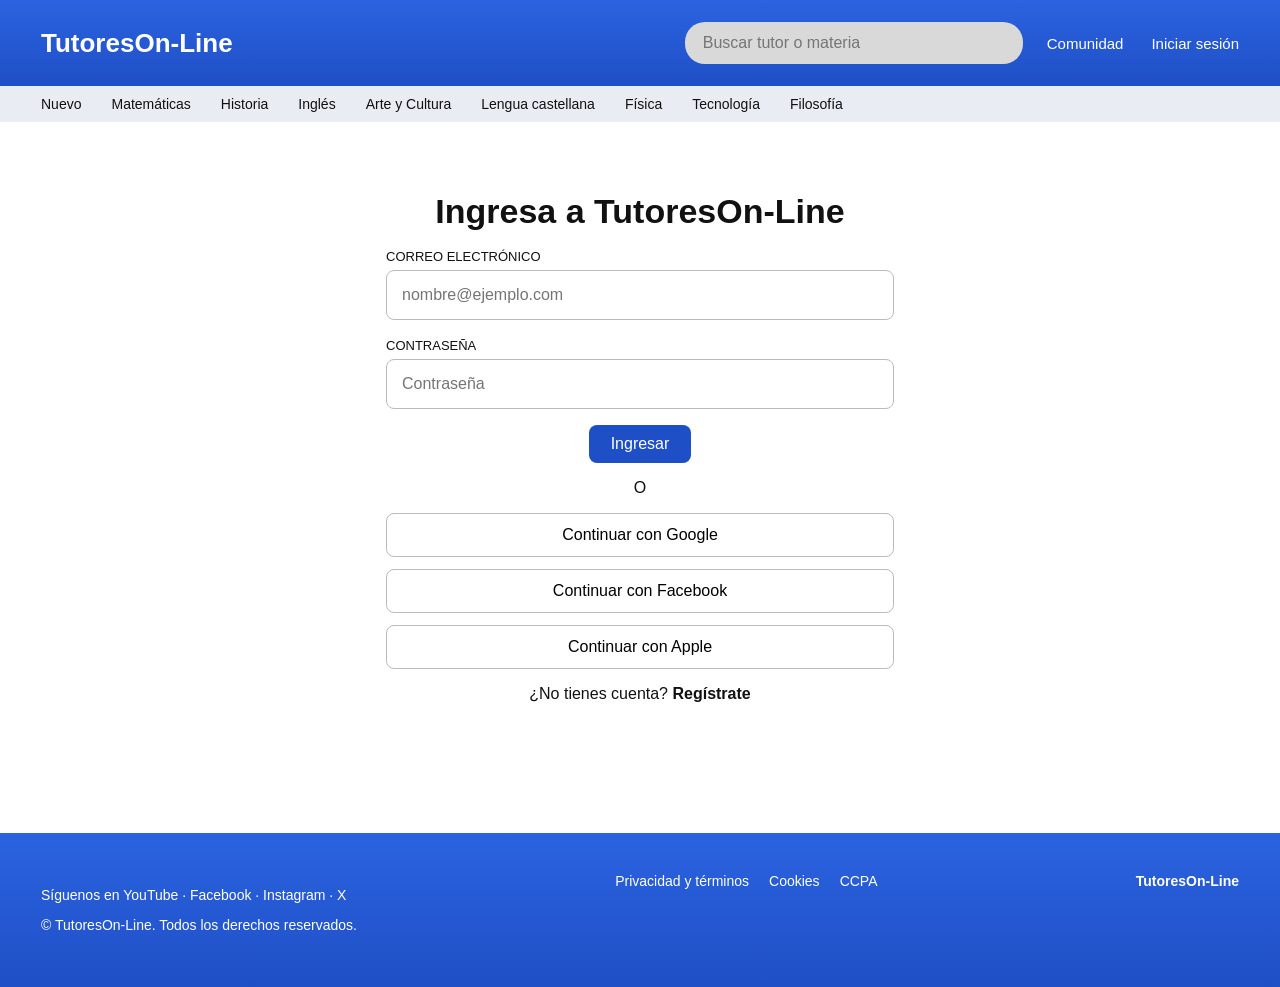
<file: biblioteca.html>
<!DOCTYPE html><html lang="es"><head><meta charset="utf-8"><meta name="viewport" content="width=device-width,initial-scale=1"><title>Mis tutorías · TutoresOn-Line</title><link rel="stylesheet" href="css/style.css"></head><body data-page="biblioteca"><div id="hd"></div><main id="app"></main><footer><div><p>Síguenos en YouTube · Facebook · Instagram · X</p><p>© TutoresOn-Line. Todos los derechos reservados.</p></div><nav><a href="#">Privacidad y términos</a><a href="#">Cookies</a><a href="#">CCPA</a></nav><strong>TutoresOn-Line</strong></footer><div id="toast"></div><script src="js/app.js"></script></body></html>
</file>
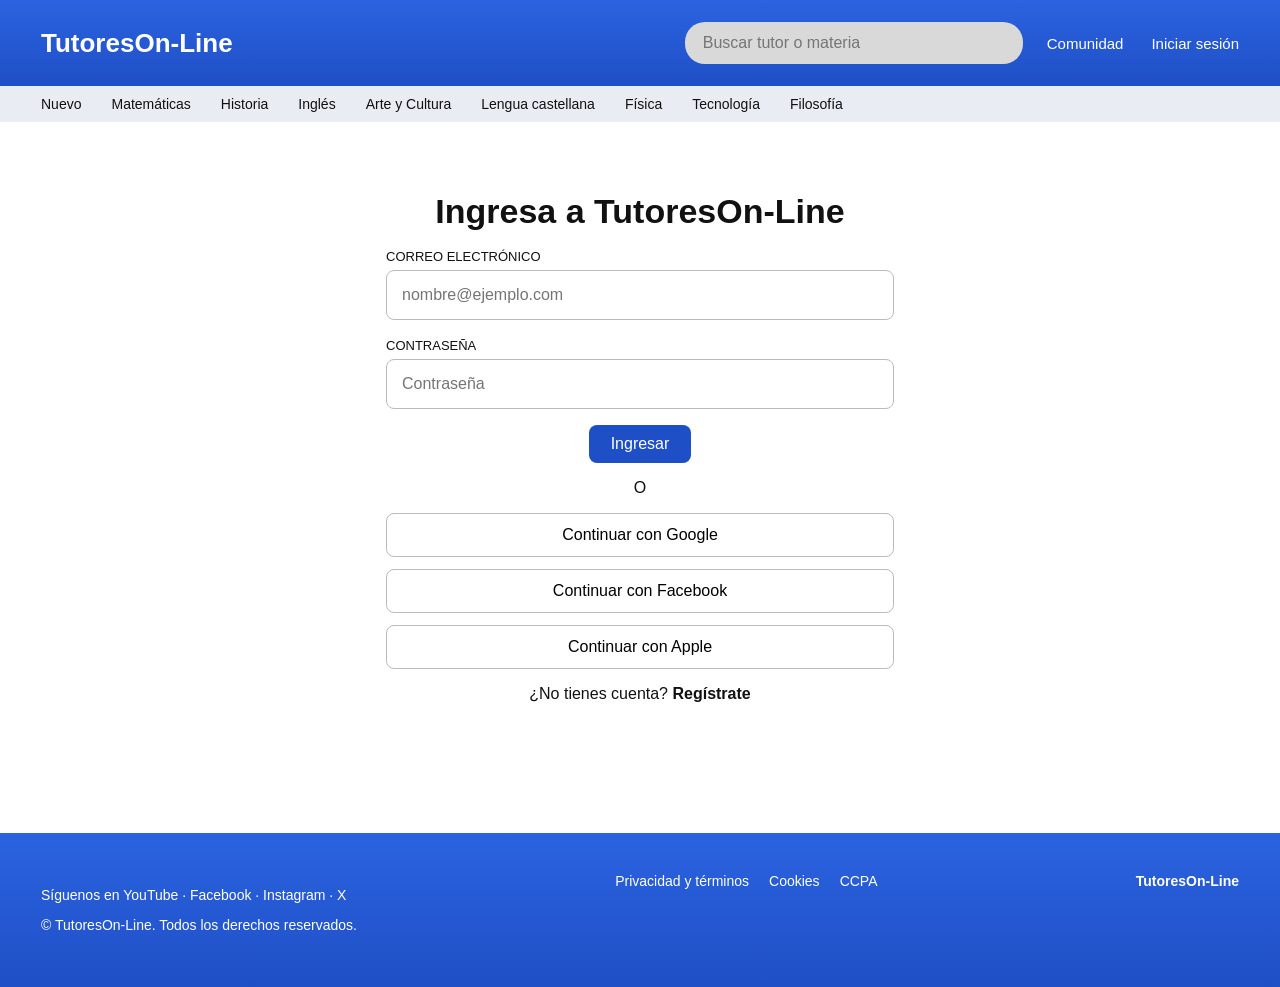
<file: carrito.html>
<!DOCTYPE html><html lang="es"><head><meta charset="utf-8"><meta name="viewport" content="width=device-width,initial-scale=1"><title>Carrito · TutoresOn-Line</title><link rel="stylesheet" href="css/style.css"></head><body data-page="carrito"><div id="hd"></div><main id="app"></main><footer><div><p>Síguenos en YouTube · Facebook · Instagram · X</p><p>© TutoresOn-Line. Todos los derechos reservados.</p></div><nav><a href="#">Privacidad y términos</a><a href="#">Cookies</a><a href="#">CCPA</a></nav><strong>TutoresOn-Line</strong></footer><div id="toast"></div><script src="js/app.js"></script></body></html>
</file>
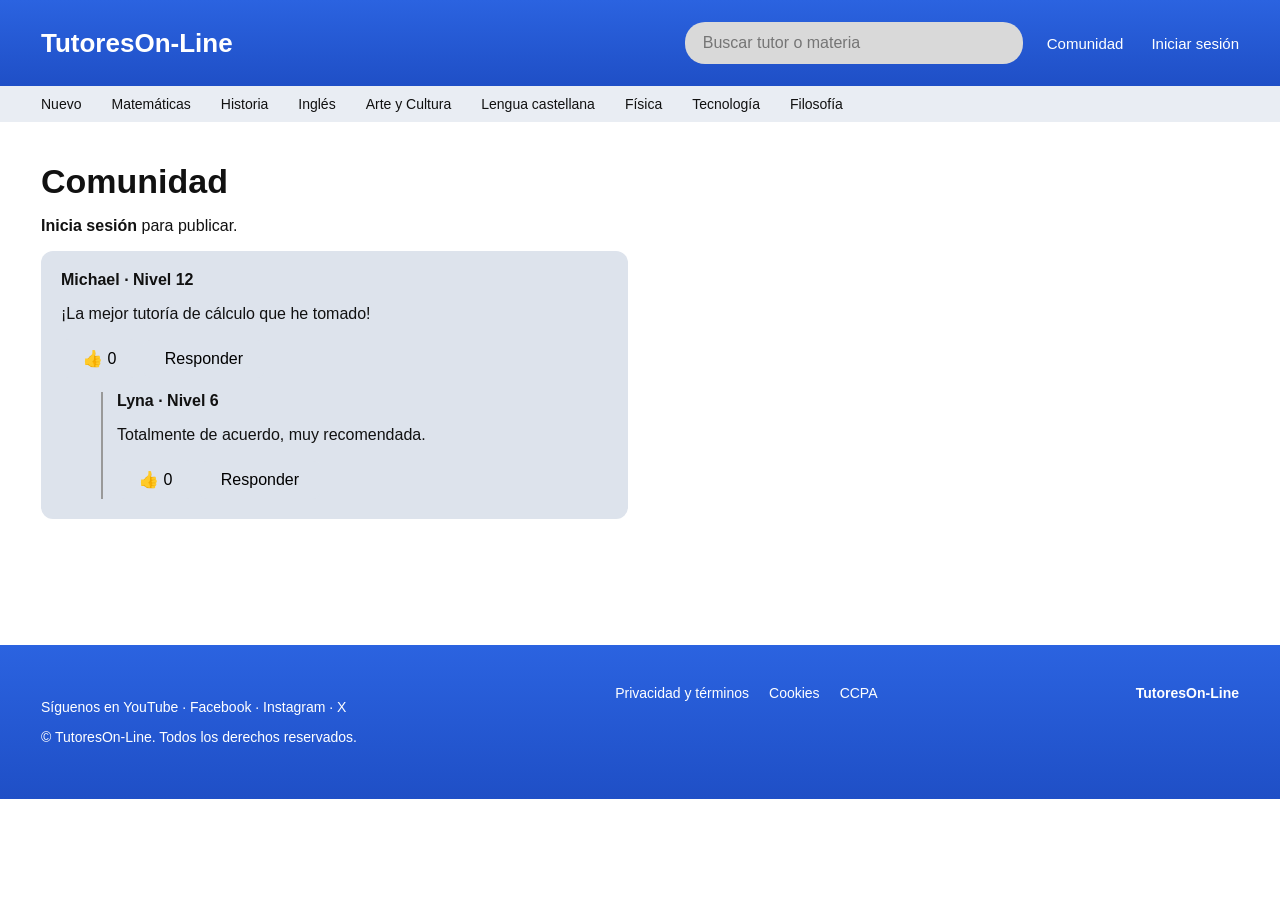
<file: comunidad.html>
<!DOCTYPE html><html lang="es"><head><meta charset="utf-8"><meta name="viewport" content="width=device-width,initial-scale=1"><title>Comunidad · TutoresOn-Line</title><link rel="stylesheet" href="css/style.css"></head><body data-page="comunidad"><div id="hd"></div><main id="app"></main><footer><div><p>Síguenos en YouTube · Facebook · Instagram · X</p><p>© TutoresOn-Line. Todos los derechos reservados.</p></div><nav><a href="#">Privacidad y términos</a><a href="#">Cookies</a><a href="#">CCPA</a></nav><strong>TutoresOn-Line</strong></footer><div id="toast"></div><script src="js/app.js"></script></body></html>
</file>
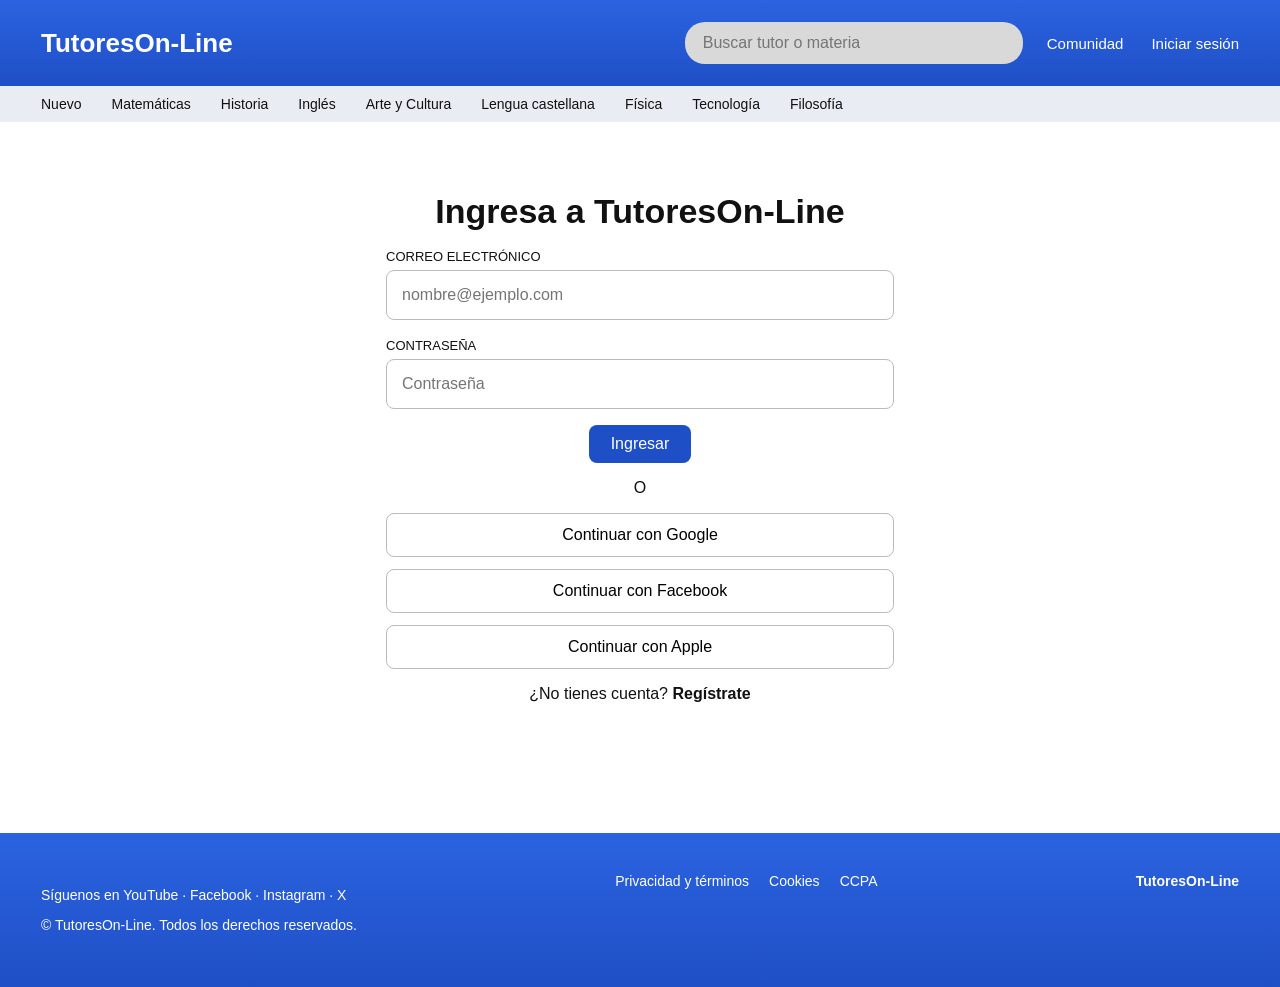
<file: login.html>
<!DOCTYPE html><html lang="es"><head><meta charset="utf-8"><meta name="viewport" content="width=device-width,initial-scale=1"><title>Iniciar sesión · TutoresOn-Line</title><link rel="stylesheet" href="css/style.css"></head><body data-page="login"><div id="hd"></div><main id="app"></main><footer><div><p>Síguenos en YouTube · Facebook · Instagram · X</p><p>© TutoresOn-Line. Todos los derechos reservados.</p></div><nav><a href="#">Privacidad y términos</a><a href="#">Cookies</a><a href="#">CCPA</a></nav><strong>TutoresOn-Line</strong></footer><div id="toast"></div><script src="js/app.js"></script></body></html>
</file>
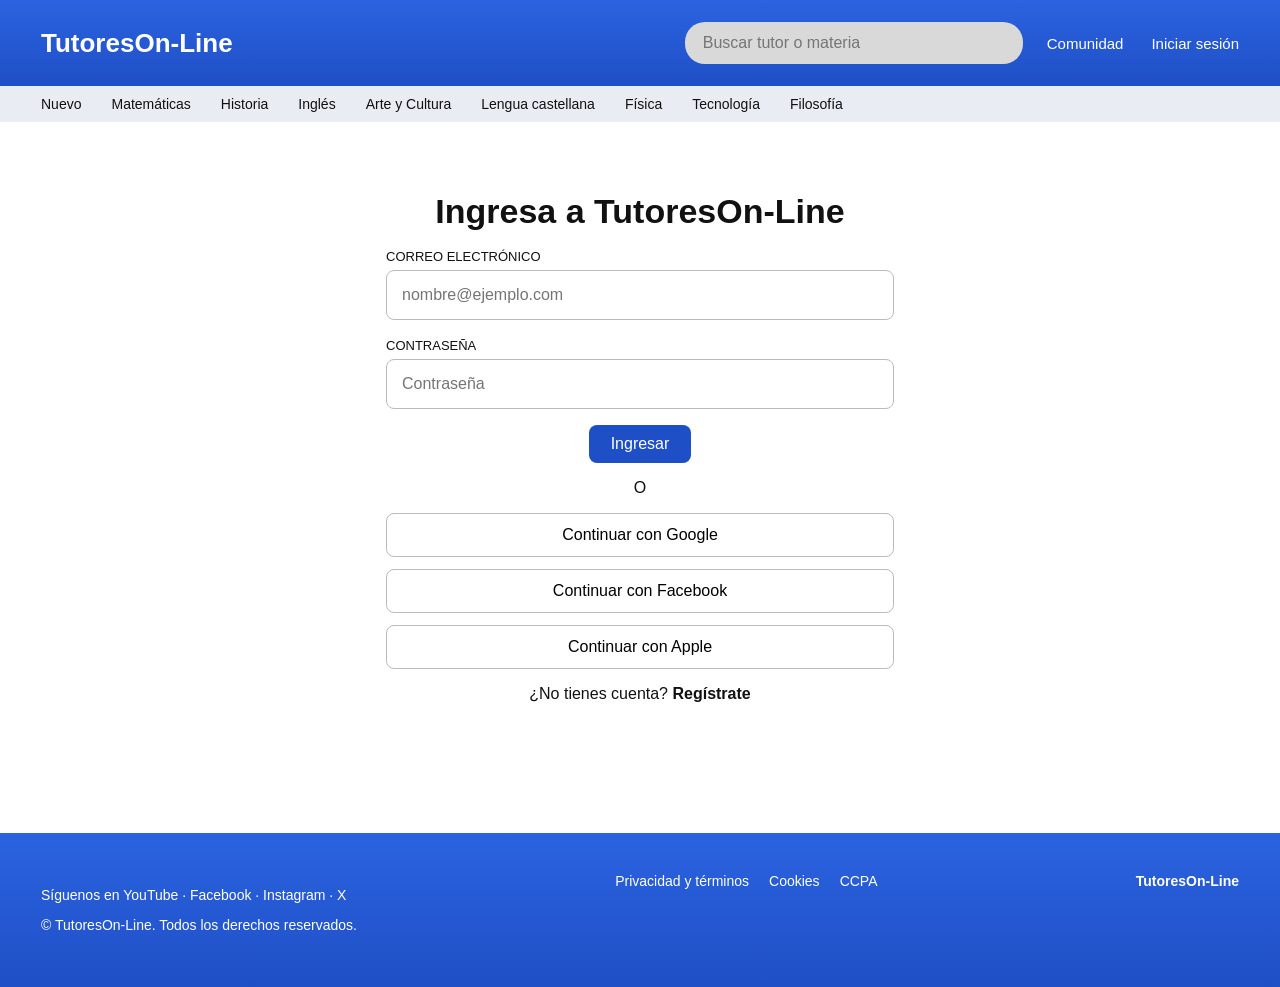
<file: metodos-pago.html>
<!DOCTYPE html><html lang="es"><head><meta charset="utf-8"><meta name="viewport" content="width=device-width,initial-scale=1"><title>Métodos de pago · TutoresOn-Line</title><link rel="stylesheet" href="css/style.css"></head><body data-page="pagos"><div id="hd"></div><main id="app"></main><footer><div><p>Síguenos en YouTube · Facebook · Instagram · X</p><p>© TutoresOn-Line. Todos los derechos reservados.</p></div><nav><a href="#">Privacidad y términos</a><a href="#">Cookies</a><a href="#">CCPA</a></nav><strong>TutoresOn-Line</strong></footer><div id="toast"></div><script src="js/app.js"></script></body></html>
</file>
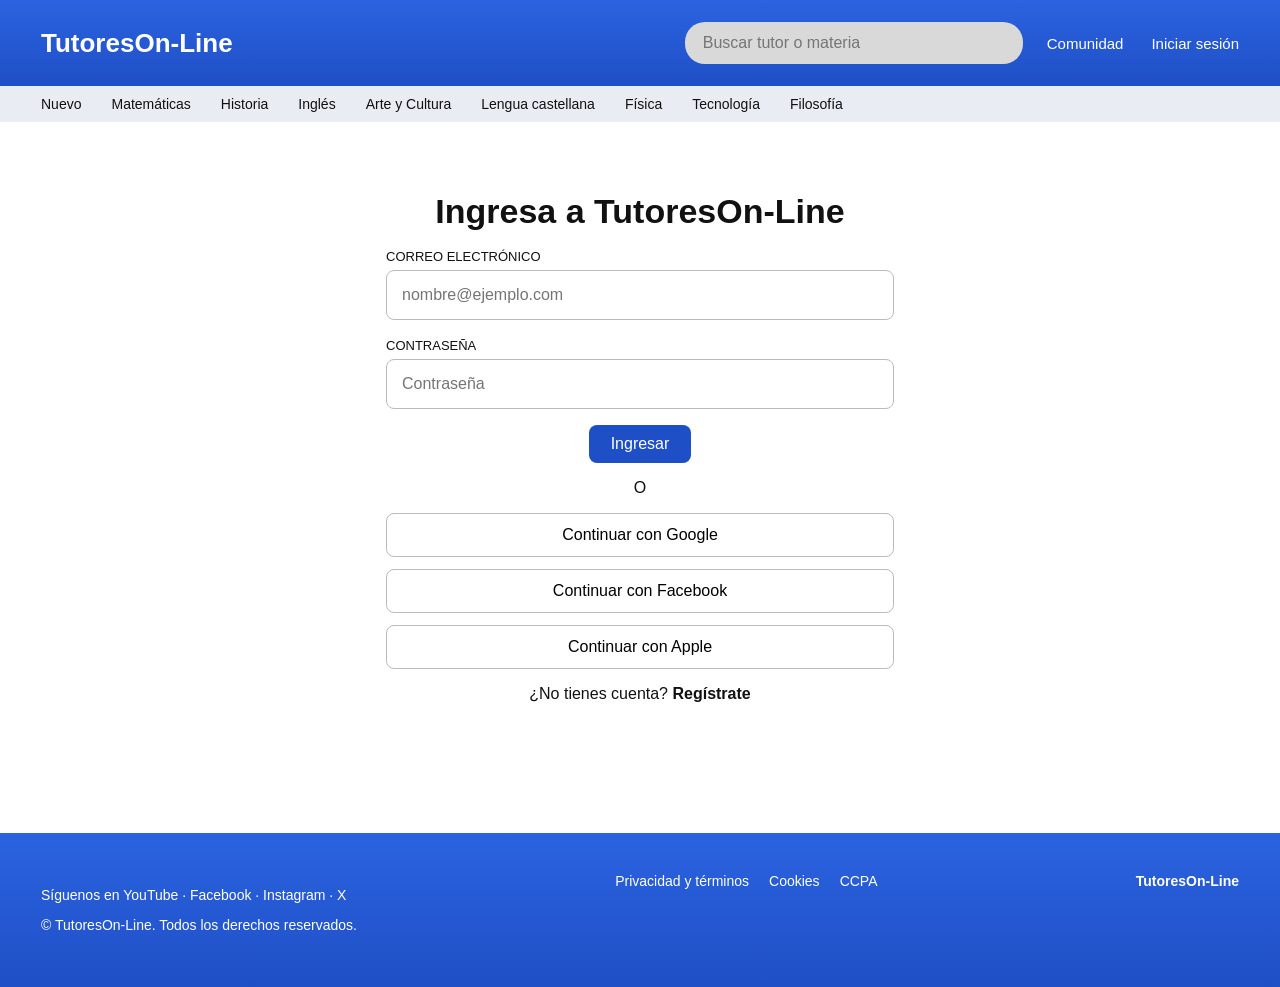
<file: perfil.html>
<!DOCTYPE html><html lang="es"><head><meta charset="utf-8"><meta name="viewport" content="width=device-width,initial-scale=1"><title>Mi perfil · TutoresOn-Line</title><link rel="stylesheet" href="css/style.css"></head><body data-page="perfil"><div id="hd"></div><main id="app"></main><footer><div><p>Síguenos en YouTube · Facebook · Instagram · X</p><p>© TutoresOn-Line. Todos los derechos reservados.</p></div><nav><a href="#">Privacidad y términos</a><a href="#">Cookies</a><a href="#">CCPA</a></nav><strong>TutoresOn-Line</strong></footer><div id="toast"></div><script src="js/app.js"></script></body></html>
</file>
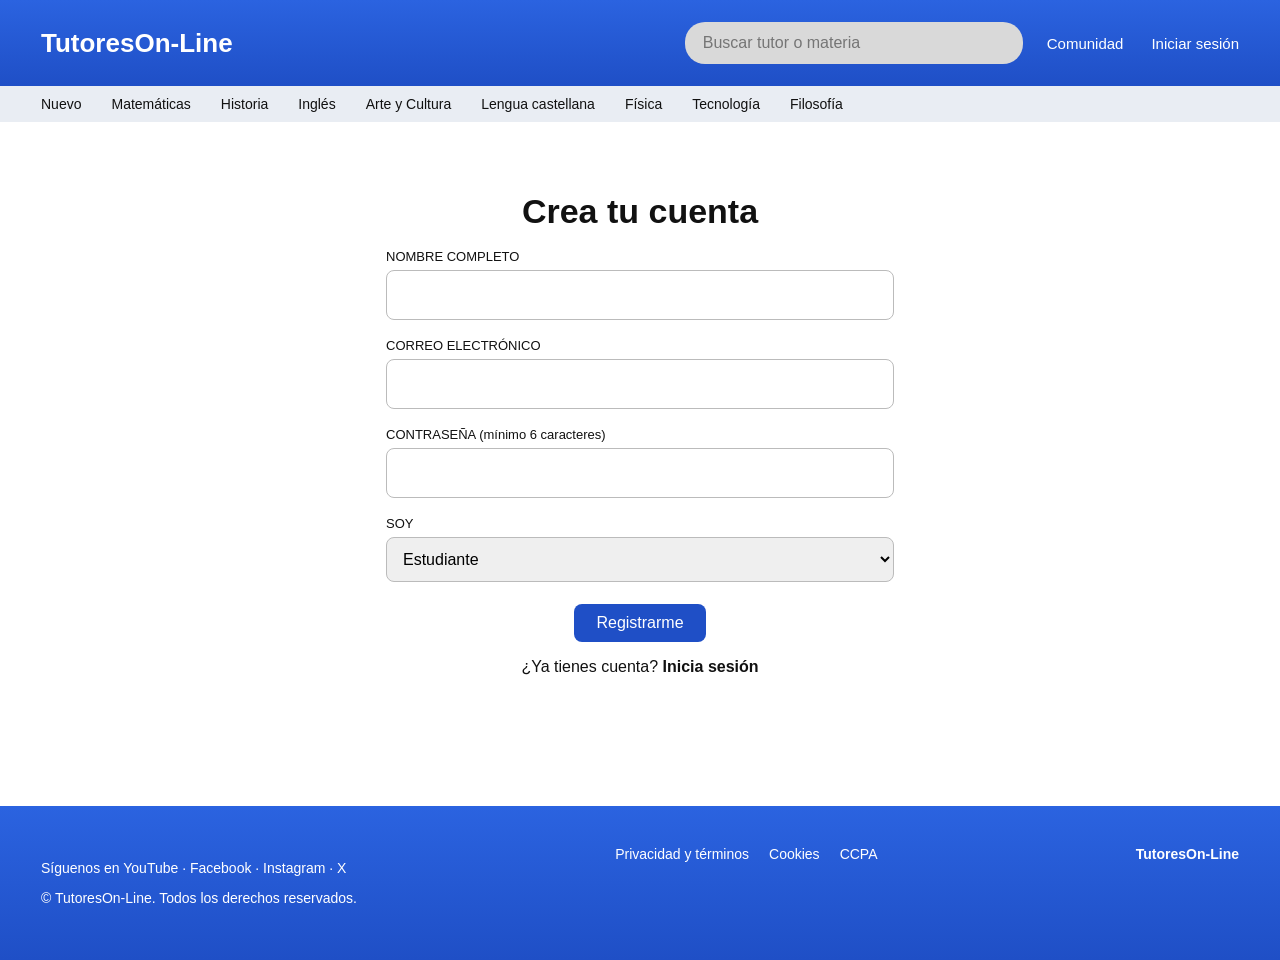
<file: registro.html>
<!DOCTYPE html><html lang="es"><head><meta charset="utf-8"><meta name="viewport" content="width=device-width,initial-scale=1"><title>Registro · TutoresOn-Line</title><link rel="stylesheet" href="css/style.css"></head><body data-page="registro"><div id="hd"></div><main id="app"></main><footer><div><p>Síguenos en YouTube · Facebook · Instagram · X</p><p>© TutoresOn-Line. Todos los derechos reservados.</p></div><nav><a href="#">Privacidad y términos</a><a href="#">Cookies</a><a href="#">CCPA</a></nav><strong>TutoresOn-Line</strong></footer><div id="toast"></div><script src="js/app.js"></script></body></html>
</file>
<file: css/style.css>
:root{--azul:#1f4fc6;--azul2:#2b63e0;--gris:#dde3ec;--tinta:#111;--suave:#6b7380}
*{box-sizing:border-box}body{margin:0;font-family:Montserrat,Segoe UI,Arial,sans-serif;color:var(--tinta);background:#fff}
a{color:inherit;text-decoration:none}
.top{background:linear-gradient(var(--azul2),var(--azul));color:#fff}
.top .bar{display:flex;align-items:center;gap:24px;padding:22px 41px;flex-wrap:wrap}
.logo{font-weight:700;font-size:26px;margin-right:auto}
.buscar{background:#d9d9d9;color:#333;border-radius:20px;padding:12px 18px;width:min(338px,100%)}
.top nav.mini{display:flex;gap:28px;font-size:15px}
.cats{background:#e9edf3;display:flex;gap:30px;padding:10px 41px;font-size:14px;overflow-x:auto;white-space:nowrap}
.cats a:hover{color:var(--azul)}
main{max-width:1280px;margin:0 auto;padding:40px 41px}
h1{font-size:34px;margin:0 0 8px}h2{font-size:26px}
.hero{display:grid;grid-template-columns:1fr 1fr;gap:40px;align-items:center;padding:30px 0 50px;border-bottom:1px solid #999}
.hero .img{height:300px;border-radius:12px;background:linear-gradient(135deg,#2b63e0,#9fb8f0)}
.fila{display:flex;gap:26px;overflow-x:auto;padding:14px 6px 26px}
.tutoria{flex:0 0 190px;height:250px;border-radius:12px;background:#fff;box-shadow:0 6px 14px #0003;display:flex;flex-direction:column;justify-content:flex-end;padding:14px}
.tutoria b{font-size:18px}.tutoria small{color:var(--suave)}
.tutoria .btn{margin-top:10px}
.btn{display:inline-block;background:var(--gris);border:0;border-radius:8px;padding:10px 22px;font:inherit;cursor:pointer;text-align:center}
.btn.azul{background:var(--azul);color:#fff}
.grid{display:grid;grid-template-columns:repeat(2,1fr);gap:24px}
.item{background:var(--gris);border-radius:10px;padding:18px;display:flex;gap:18px;box-shadow:0 3px 8px #0002}
.item .mini{width:100px;height:120px;border-radius:6px;background:#9fb8f0;flex:none}
.item small{color:var(--suave)}
.centro{text-align:center;margin:30px 0}
footer{background:linear-gradient(var(--azul2),var(--azul));color:#fff;padding:40px 41px;margin-top:60px;display:flex;justify-content:space-between;flex-wrap:wrap;gap:20px;font-size:14px}
footer nav{display:flex;gap:20px;flex-wrap:wrap}
.caja{max-width:508px;margin:30px auto}
.caja label{display:block;font-size:13px;margin:18px 0 6px}
.caja input{width:100%;padding:15px;border:1px solid #bbb;border-radius:8px;font:inherit}
.social{display:block;margin:12px auto;width:100%;border:1px solid #bbb;background:#fff;border-radius:8px;padding:12px;font:inherit}
.perfil{display:grid;grid-template-columns:447px 1fr;gap:60px}
.tarjeta{background:var(--gris);border-radius:12px;padding:30px;text-align:center}
.avatar{width:180px;height:180px;border-radius:50%;background:#9fb8f0;margin:0 auto 18px}
.barra{height:18px;background:#fff;border-radius:9px;overflow:hidden}.barra i{display:block;height:100%;background:var(--azul);width:82%}
.menu a{display:block;background:var(--gris);border-radius:10px;padding:26px;margin-bottom:26px;font-size:20px;font-weight:600}
.carrito{display:grid;grid-template-columns:1fr 440px;gap:60px}
.linea{background:var(--gris);border-radius:10px;padding:20px;display:flex;gap:22px;margin-bottom:26px}
.linea .mini{width:150px;height:123px;background:#9fb8f0;border-radius:6px;flex:none}
.total{background:var(--gris);border-radius:10px;padding:24px;align-self:start}
.total p{display:flex;justify-content:space-between;font-size:18px}
.msg{background:var(--gris);border-radius:12px;padding:20px;margin-bottom:26px}
.msg .resp{margin:14px 0 0 40px;padding-left:14px;border-left:2px solid #999}
@media(max-width:800px){.hero,.perfil,.carrito,.grid{grid-template-columns:1fr}}
/* Funcionalidad */
.buscar{padding:0 18px}.buscar input{width:100%;border:0;background:none;font:inherit;padding:12px 0;outline:0}
.mini,.tutoria{background-size:cover;background-position:center}
.hero .img{background:url(../img/hero.png) center/cover,linear-gradient(135deg,#2b63e0,#9fb8f0)}
.tutoria b,.tutoria small{background:#fffd;padding:2px 6px;border-radius:4px;align-self:flex-start}
.total label{display:block;font-size:13px;margin:14px 0 6px}
.total select,.total input,#fm textarea,.caja select{width:100%;padding:12px;border:1px solid #bbb;border-radius:8px;font:inherit;margin-bottom:6px}
#fm{margin-bottom:26px}#fm button{margin-top:8px}.err{color:#c0262d;text-align:center}
#toast{position:fixed;bottom:24px;left:50%;transform:translateX(-50%) translateY(80px);background:#111;color:#fff;padding:12px 22px;border-radius:8px;opacity:0;transition:.3s;z-index:9}
#toast.show{opacity:1;transform:translateX(-50%)}
.menu form select,.menu form input{padding:10px;margin:4px 0;border:1px solid #bbb;border-radius:8px;font:inherit}
</file>
